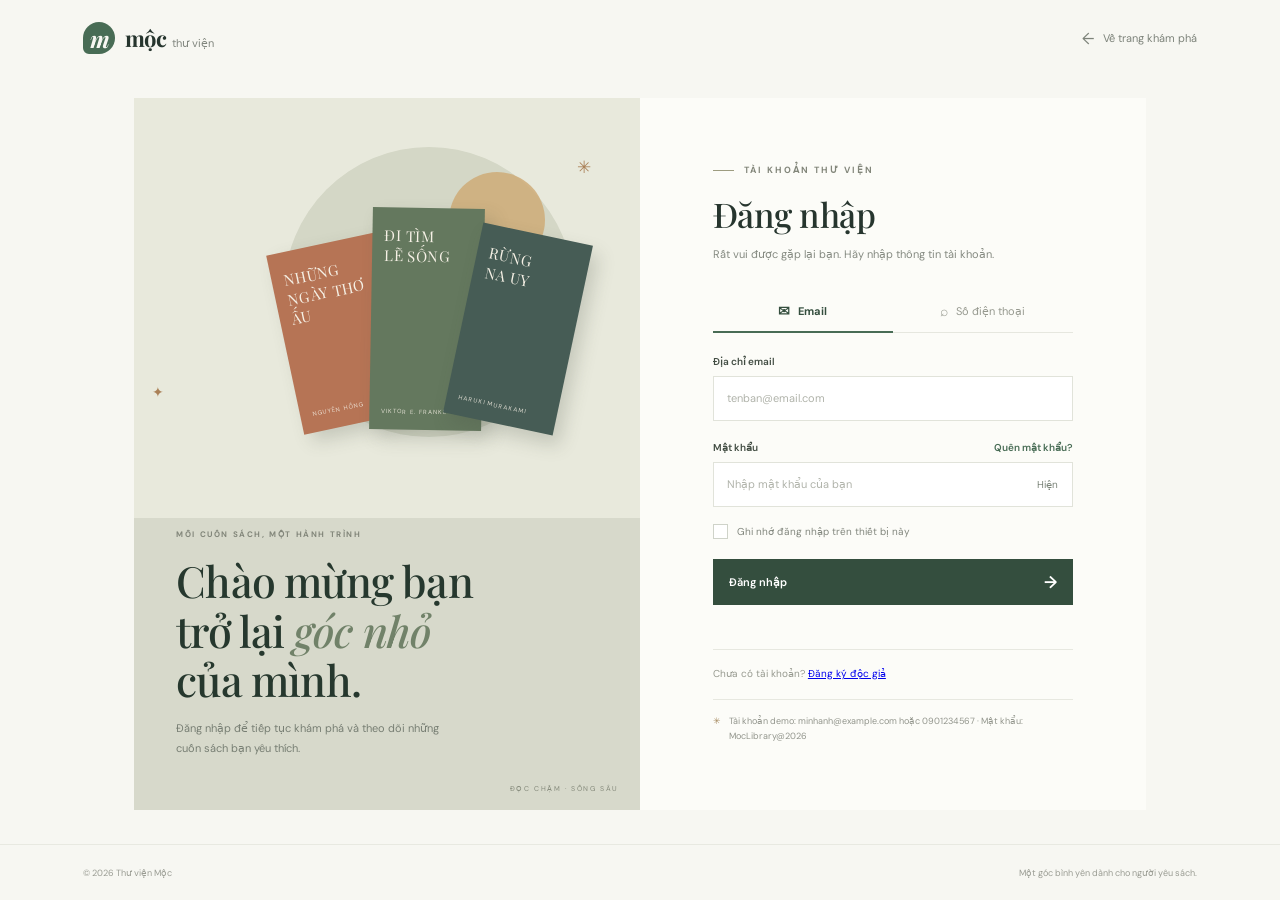
<file: PingApi/wwwroot/login.html>
<!doctype html>
<html lang="vi">
<head>
  <meta charset="utf-8">
  <meta name="viewport" content="width=device-width, initial-scale=1">
  <meta name="theme-color" content="#f7f7f2">
  <meta name="description" content="Đăng nhập hoặc khôi phục mật khẩu tài khoản Thư viện Mộc.">
  <title>Đăng nhập — Thư viện Mộc</title>
  <link rel="preconnect" href="https://fonts.googleapis.com">
  <link rel="preconnect" href="https://fonts.gstatic.com" crossorigin>
  <link href="https://fonts.googleapis.com/css2?family=DM+Sans:wght@400;500;600;700&family=Playfair+Display:wght@500;600;700&display=swap" rel="stylesheet">
  <link rel="stylesheet" href="styles.css?v=4">
  <link rel="stylesheet" href="auth.css?v=3">
</head>
<body class="auth-page">
  <header class="auth-header">
    <a class="brand" href="index.html" aria-label="Thư viện Mộc, về trang chủ"><span class="brand-mark">m</span><span>mộc<span class="brand-sub"> thư viện</span></span></a>
    <a class="back-link" href="index.html"><span aria-hidden="true">←</span> Về trang khám phá</a>
  </header>

  <main class="auth-layout">
    <aside class="auth-art" aria-label="Không gian đọc sách yên bình">
      <div class="auth-orb"></div><span class="auth-spark auth-spark-one">✳</span><span class="auth-spark auth-spark-two">✦</span>
      <div class="auth-books" aria-hidden="true"><div class="auth-book auth-book-one"><span>NHỮNG<br>NGÀY THƠ ẤU</span><small>NGUYÊN HỒNG</small></div><div class="auth-book auth-book-two"><span>ĐI TÌM<br>LẼ SỐNG</span><small>VIKTOR E. FRANKL</small></div><div class="auth-book auth-book-three"><span>RỪNG<br>NA UY</span><small>HARUKI MURAKAMI</small></div></div>
      <div class="auth-art-copy"><p class="eyebrow">MỖI CUỐN SÁCH, MỘT HÀNH TRÌNH</p><h1>Chào mừng bạn<br>trở lại <em>góc nhỏ</em><br>của mình.</h1><p>Đăng nhập để tiếp tục khám phá và theo dõi những cuốn sách bạn yêu thích.</p></div>
      <span class="auth-art-foot">ĐỌC CHẬM · SỐNG SÂU</span>
    </aside>

    <section class="auth-panel" aria-labelledby="auth-title">
      <div class="auth-card">
        <div id="sign-in-view">
          <p class="eyebrow"><span class="eyebrow-line"></span> TÀI KHOẢN THƯ VIỆN</p>
          <h2 id="auth-title">Đăng nhập</h2>
          <p class="auth-intro">Rất vui được gặp lại bạn. Hãy nhập thông tin tài khoản.</p>
          <div class="login-tabs" role="tablist" aria-label="Chọn phương thức đăng nhập">
            <button class="login-tab active" id="email-tab" type="button" role="tab" aria-selected="true" aria-controls="login-form" data-mode="email"><span aria-hidden="true">✉</span> Email</button>
            <button class="login-tab" id="phone-tab" type="button" role="tab" aria-selected="false" aria-controls="login-form" data-mode="phone"><span aria-hidden="true">⌕</span> Số điện thoại</button>
          </div>
          <form id="login-form">
            <label class="field-label" id="identifier-label" for="identifier">Địa chỉ email</label>
            <input class="auth-input" id="identifier" name="identifier" type="email" placeholder="tenban@email.com" autocomplete="username" required>
            <div class="password-label-row"><label class="field-label" for="password">Mật khẩu</label><button class="inline-link" id="forgot-link" type="button">Quên mật khẩu?</button></div>
            <div class="password-wrap"><input class="auth-input" id="password" name="password" type="password" placeholder="Nhập mật khẩu của bạn" autocomplete="current-password" required minlength="6"><button class="password-toggle" id="password-toggle" type="button" aria-label="Hiện mật khẩu">Hiện</button></div>
            <label class="remember-row"><input type="checkbox" id="remember"><span class="checkmark"></span><span>Ghi nhớ đăng nhập trên thiết bị này</span></label>
            <button class="submit-button" type="submit">Đăng nhập <span aria-hidden="true">→</span></button>
            <p class="form-feedback" id="login-feedback" role="status" aria-live="polite"></p>
          </form>
          <p class="auth-footnote">Chưa có tài khoản? <a href="register.html">Đăng ký độc giả</a></p>
        </div>

        <div id="reset-view" hidden>
          <button class="reset-back" id="back-to-login" type="button"><span aria-hidden="true">←</span> Quay lại đăng nhập</button>
          <p class="eyebrow"><span class="eyebrow-line"></span> KHÔI PHỤC TÀI KHOẢN</p>
          <h2>Đặt lại mật khẩu</h2>
          <p class="auth-intro">Nhập email đã đăng ký. Nếu tìm thấy tài khoản, thư viện sẽ gửi hướng dẫn đặt lại mật khẩu cho bạn.</p>
          <form id="reset-form">
            <label class="field-label" for="reset-email">Địa chỉ email</label>
            <input class="auth-input" id="reset-email" name="email" type="email" placeholder="tenban@email.com" autocomplete="email" required>
            <button class="submit-button reset-submit" type="submit">Gửi hướng dẫn đặt lại <span aria-hidden="true">→</span></button>
            <p class="form-feedback" id="reset-feedback" role="status" aria-live="polite"></p>
          </form>
          <form id="new-password-form" hidden>
            <label class="field-label" for="reset-account-email">Địa chỉ email</label>
            <input class="auth-input" id="reset-account-email" type="email" autocomplete="email" required placeholder="tenban@email.com">
            <label class="field-label" for="new-password" style="margin-top:20px">Mật khẩu mới</label>
            <input class="auth-input" id="new-password" type="password" autocomplete="new-password" minlength="8" required placeholder="Ít nhất 8 ký tự">
            <button class="submit-button reset-submit" type="submit">Lưu mật khẩu mới <span aria-hidden="true">→</span></button>
            <p class="form-feedback" id="new-password-feedback" role="status" aria-live="polite"></p>
          </form>
          <div class="reset-help"><span class="help-icon" aria-hidden="true">i</span><span>Hãy kiểm tra cả thư mục spam nếu bạn không thấy email trong hộp thư đến.</span></div>
        </div>
        <p class="demo-note"><span aria-hidden="true">✳</span> Tài khoản demo: minhanh@example.com hoặc 0901234567 · Mật khẩu: MocLibrary@2026</p>
      </div>
    </section>
  </main>
  <footer class="auth-footer"><span>© <span id="auth-year"></span> Thư viện Mộc</span><span>Một góc bình yên dành cho người yêu sách.</span></footer>
  <script src="auth.js?v=3" defer></script>
</body>
</html>
</file>
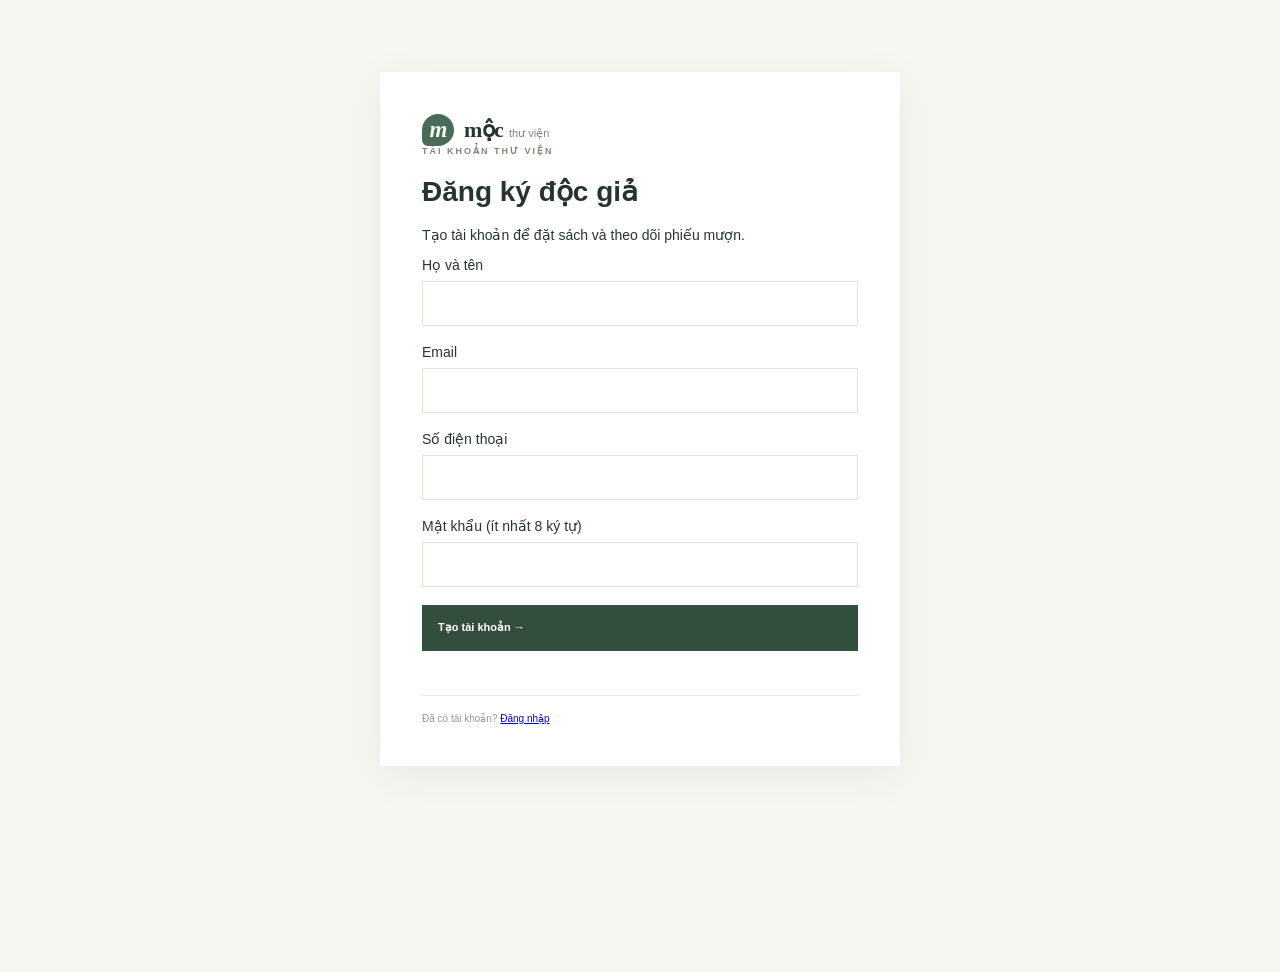
<file: PingApi/wwwroot/register.html>
<!doctype html><html lang="vi"><head><meta charset="utf-8"><meta name="viewport" content="width=device-width,initial-scale=1"><title>Đăng ký độc giả · Mộc</title><link rel="stylesheet" href="styles.css"><link rel="stylesheet" href="auth.css"><style>.register-card{max-width:520px;margin:8vh auto;background:#fff;padding:42px;box-shadow:0 10px 40px #203b3112}.register-card input{display:block;width:100%;margin:8px 0 18px;box-sizing:border-box}.register-card label{font-size:14px}.register-card .submit-button{width:100%}</style></head><body class="auth-page"><main class="register-card"><a class="brand" href="index.html"><span class="brand-mark">m</span><span>mộc<span class="brand-sub"> thư viện</span></span></a><p class="eyebrow">TÀI KHOẢN THƯ VIỆN</p><h1>Đăng ký độc giả</h1><p>Tạo tài khoản để đặt sách và theo dõi phiếu mượn.</p><form id="register-form"><label for="name">Họ và tên</label><input class="auth-input" id="name" name="name" required maxlength="160" autocomplete="name"><label for="email">Email</label><input class="auth-input" id="email" name="email" type="email" required autocomplete="email"><label for="phone">Số điện thoại</label><input class="auth-input" id="phone" name="phone" type="tel" required pattern="[0-9+()\\s.-]{9,20}" autocomplete="tel"><label for="password">Mật khẩu (ít nhất 8 ký tự)</label><input class="auth-input" id="password" name="password" type="password" required minlength="8" autocomplete="new-password"><button class="submit-button" type="submit">Tạo tài khoản →</button><p class="form-feedback" id="feedback" role="status"></p></form><p class="auth-footnote">Đã có tài khoản? <a href="login.html">Đăng nhập</a></p></main><script src="register.js" defer></script></body></html>
</file>
<file: PingApi/wwwroot/styles.css>
﻿:root{--paper:#f7f7f2;--ink:#26352e;--muted:#81867e;--green:#486c55;--green-dark:#344e3e;--line:#e7e8df;--serif:"Playfair Display",Georgia,serif;--sans:"DM Sans",Arial,sans-serif}*{box-sizing:border-box}html{scroll-behavior:smooth}body{margin:0;background:var(--paper);color:var(--ink);font-family:var(--sans);font-size:14px;-webkit-font-smoothing:antialiased}.topbar{height:82px;display:flex;align-items:center;justify-content:space-between;padding:0 max(6.6vw,32px);border-bottom:1px solid rgba(38,53,46,.07);background:rgba(247,247,242,.9)}.brand{display:flex;align-items:center;gap:10px;color:var(--ink);text-decoration:none;font-family:var(--serif);font-size:22px;font-weight:700;letter-spacing:-.7px}.brand-mark{width:32px;height:32px;display:grid;place-items:center;background:var(--green);color:#f7f7f2;border-radius:50% 50% 50% 6px;font-family:var(--serif);font-style:italic;font-size:23px}.brand-sub{font-family:var(--sans);font-size:11px;letter-spacing:0;font-weight:400;color:var(--muted);margin-left:3px}.main-nav{display:flex;align-items:center;gap:42px;height:100%}.nav-link{height:100%;display:flex;align-items:center;gap:7px;text-decoration:none;color:#777d75;font-size:13px;position:relative}.nav-link:hover,.nav-link.active{color:var(--ink)}.nav-link.active:after{content:"";position:absolute;bottom:0;left:0;right:0;height:2px;background:var(--green)}.nav-count{display:grid;place-items:center;width:18px;height:18px;border-radius:50%;background:#e8ebe2;font-size:10px;color:var(--green-dark)}.profile-button{border:0;background:none;text-decoration:none;cursor:pointer;display:flex;align-items:center;gap:10px;color:var(--ink);font:inherit;font-size:12px}.avatar{width:32px;height:32px;border-radius:50%;display:grid;place-items:center;background:#e8d9c6;color:#76644e;font-size:10px;font-weight:700}.chevron{color:#8d918a;font-size:16px}.hero{min-height:490px;max-width:1240px;margin:auto;padding:58px 6.5% 46px;display:grid;grid-template-columns:1fr 1fr;align-items:center;position:relative;overflow:hidden}.hero-copy{padding:0 0 20px 4px;z-index:2}.eyebrow{font-size:9px;letter-spacing:2px;font-weight:700;color:#82867a;margin:0 0 18px;display:flex;align-items:center;gap:10px}.eyebrow-line{display:inline-block;width:21px;height:1px;background:#9d9c80}.hero h1{font-family:var(--serif);font-size:clamp(44px,4vw,51px);line-height:1.11;letter-spacing:-1.8px;font-weight:500;margin:0;color:#24352c}.hero h1 em{color:#718269;font-weight:500}.hero-description{font-size:13px;line-height:1.8;color:#787d76;max-width:365px;margin:20px 0 24px}.hero-cta{display:inline-flex;align-items:center;gap:23px;background:var(--green-dark);color:#fff;text-decoration:none;padding:14px 19px;font-size:11px;letter-spacing:.1px;transition:background .2s}.hero-cta:hover{background:#263c2e}.hero-cta span{font-size:16px}.hero-note{margin-top:27px;display:flex;align-items:center;gap:10px;color:#8b8c82;font-size:10px}.note-dots{display:flex;padding-left:3px}.note-dots i{width:17px;height:17px;border:2px solid var(--paper);border-radius:50%;margin-left:-4px;background:#d6ae88}.note-dots i:nth-child(2){background:#8a9b7e}.note-dots i:nth-child(3){background:#ba8171}.hero-art{height:380px;position:relative;background:#e8e9dc;overflow:hidden;isolation:isolate}.hero-art:before{content:"";position:absolute;width:270px;height:270px;border-radius:50%;background:#d6d8c7;right:30px;top:50px}.hero-art:after{content:"";position:absolute;inset:auto 0 0;height:36%;background:#d7d9cb;z-index:-1}.sun{position:absolute;right:94px;top:51px;width:94px;height:94px;border-radius:50%;background:#cfac78;opacity:.8}.book-stack{position:absolute;bottom:56px;left:50%;transform:translateX(-44%);height:245px;width:306px}.hero-book{position:absolute;bottom:0;display:flex;flex-direction:column;justify-content:space-between;padding:22px 17px 17px;box-shadow:8px 9px 18px #49534338;color:#f5f0e5;font-family:var(--serif);font-size:18px;line-height:1.25;letter-spacing:1px}.hero-book small{font:7px var(--sans);letter-spacing:1.5px;opacity:.8}.book-back{height:220px;width:119px;left:13px;bottom:10px;transform:rotate(-11deg);background:#b67455}.book-mid{height:237px;width:128px;left:93px;bottom:0;transform:rotate(4deg);background:#64785e;z-index:1}.book-front{height:204px;width:119px;right:2px;bottom:8px;transform:rotate(12deg);background:#465c55;z-index:2}.art-leaf{position:absolute;z-index:1;width:115px;height:170px;border:1px solid #82907a;border-radius:100% 0 100% 0;transform:rotate(28deg);opacity:.6}.leaf-one{left:33px;top:34px}.leaf-two{right:22px;bottom:47px;transform:rotate(205deg);width:80px;height:130px}.art-caption{position:absolute;right:26px;bottom:21px;display:flex;gap:9px;align-items:center;color:#7b7f71;font-family:var(--serif);font-style:italic;font-size:12px}.caption-rule{height:1px;width:25px;background:#999b87}.art-spark{position:absolute;color:#b27f50}.spark-one{right:50px;top:35px;font-size:18px}.spark-two{left:38%;top:40%;font-size:11px}.hero-index{position:absolute;right:2.4%;bottom:55px;display:flex;align-items:center;gap:10px;color:#989a90;font:10px var(--sans)}.hero-index span:first-child{color:var(--green-dark)}.index-track{width:40px;height:1px;background:#c8c9bf}.section-wrap{max-width:1240px;margin:0 auto;padding-left:7%;padding-right:7%}.collection{padding-top:61px;padding-bottom:62px}.section-heading{display:flex;align-items:flex-end;justify-content:space-between}.section-heading .eyebrow{margin-bottom:13px}.section-heading h2,.requests-section h2{font-family:var(--serif);font-weight:500;letter-spacing:-.5px;font-size:32px;line-height:1.2;margin:0}.text-link{color:var(--green);font-size:11px;text-decoration:none;padding-bottom:6px}.text-link span{font-size:15px;margin-left:8px}.toolbar{margin-top:28px;margin-bottom:24px;display:flex;justify-content:space-between;align-items:center;border-bottom:1px solid var(--line)}.category-tabs{display:flex;gap:27px;align-items:center}.category{padding:0 0 13px;border:0;background:transparent;color:#91938b;font:11px var(--sans);cursor:pointer;white-space:nowrap;position:relative}.category.active{color:var(--green-dark);font-weight:700}.category.active:after{content:"";position:absolute;bottom:-1px;left:0;right:0;height:2px;background:var(--green)}.category span{margin-left:3px;color:#9ca095;font-size:9px}.search-box{height:34px;border:1px solid #e5e5dc;margin-bottom:8px;display:flex;align-items:center;gap:7px;padding:0 9px;color:#95988f;background:#fbfbf7}.search-icon{font-size:19px;line-height:1;transform:rotate(-20deg)}.search-box input{border:0;background:transparent;outline:0;width:164px;font:10px var(--sans);color:var(--ink)}.search-box kbd{color:#999b91;border:1px solid #e8e8df;font:9px var(--sans);padding:2px 4px}.book-grid{display:grid;grid-template-columns:repeat(4,minmax(0,1fr));gap:28px 20px}.book-card{min-width:0;cursor:pointer}.cover-wrap{height:234px;background:#e9e8df;position:relative;display:flex;justify-content:center;align-items:center;overflow:hidden}.cover{width:143px;height:197px;position:relative;padding:19px 15px 13px;display:flex;flex-direction:column;justify-content:space-between;box-shadow:8px 9px 16px #24352c2b;color:#fff8e9;transition:transform .3s}.book-card:hover .cover{transform:translateY(-5px) rotate(-1deg)}.cover:before{content:"";position:absolute;left:10px;top:0;bottom:0;width:1px;background:#ffffff40}.cover-title{font:600 19px/1.18 var(--serif);letter-spacing:.1px;z-index:1}.cover-author{font-size:7px;letter-spacing:1.2px;text-transform:uppercase;opacity:.84;z-index:1}.cover-art{position:absolute;right:-21px;bottom:29px;width:108px;height:108px;border-radius:50%;background:#f1cd83;opacity:.4}.cover-1{background:#657960}.cover-1 .cover-art{background:#dfbd88;width:93px;height:135px;border-radius:50% 50% 5% 5%;right:18px;bottom:10px}.cover-2{background:#b67458}.cover-2 .cover-art{background:#e8cf9b;width:111px;height:64px;border-radius:100% 100% 0 0;bottom:25px;right:0}.cover-3{background:#4f6766}.cover-3 .cover-art{background:#d8c99a;width:76px;height:76px;right:18px;bottom:26px;border-radius:50%;box-shadow:12px 8px 0 #7f9b8a}.cover-4{background:#c6a76f}.cover-4 .cover-art{background:#55685c;width:83px;height:141px;border-radius:50% 50% 0 0;right:9px;bottom:0}.cover-5{background:#6f625e}.cover-5 .cover-art{background:#c3a77a;width:120px;height:120px;right:9px;bottom:5px}.cover-6{background:#647986}.cover-6 .cover-art{background:#d6bc9a;width:75px;height:135px;border-radius:100% 0 100% 0;right:9px;bottom:7px}.cover-7{background:#a17d63}.cover-7 .cover-art{background:#e0c997;width:100px;height:90px;border-radius:50% 50% 0 0;right:20px;bottom:9px}.cover-8{background:#586b55}.cover-8 .cover-art{background:#d1b779;width:90px;height:120px;border-radius:0 0 50% 50%;right:14px;bottom:1px}.cover-label{position:absolute;left:12px;top:12px;z-index:2;padding:5px 7px;background:#f8f7ee;color:#555f51;font-size:8px;letter-spacing:.5px}.favorite{position:absolute;right:12px;top:12px;width:27px;height:27px;border:0;border-radius:50%;background:#f8f7eece;color:#686e63;display:grid;place-items:center;font-size:16px;z-index:3;cursor:pointer}.favorite.liked{color:#ad6256}.book-meta{padding-top:12px;display:flex;justify-content:space-between;align-items:center;color:#96988e;font-size:9px}.book-category{color:#82877a}.book-title{font:600 16px var(--serif);letter-spacing:-.15px;margin:7px 0 4px;white-space:nowrap;overflow:hidden;text-overflow:ellipsis}.book-author{margin:0;color:#8b8d84;font-size:10px}.availability{margin-top:12px;display:flex;align-items:center;justify-content:space-between;font-size:9px}.stock{display:flex;align-items:center;gap:6px;color:#69796a}.stock-dot{width:6px;height:6px;border-radius:50%;background:#7e9b73}.stock.low{color:#a17a4b}.stock.low .stock-dot{background:#c79b5d}.stock.none{color:#a36f65}.stock.none .stock-dot{background:#bc786a}.borrow-button{border:0;background:none;padding:5px 0;color:var(--green-dark);font:600 10px var(--sans);cursor:pointer}.borrow-button:disabled{color:#a9aaa2;cursor:not-allowed}.borrow-button span{font-size:14px;margin-left:3px}.load-more-wrap{text-align:center;margin-top:35px}.load-more{background:transparent;border:1px solid #dfe1d7;color:#687567;padding:12px 20px;font:10px var(--sans);cursor:pointer}.load-more span{margin-left:15px;font-size:14px}.load-more:hover{border-color:var(--green);color:var(--green)}.empty-state{padding:46px 0;text-align:center;color:#858a81;font-size:12px}.reading-banner{margin-top:16px;margin-bottom:66px;min-height:190px;background:#e9ebdf;display:flex;align-items:center;gap:27px;position:relative;overflow:hidden;padding-top:35px;padding-bottom:35px}.banner-mark{font:100px/.7 var(--serif);color:#8c9a7f;opacity:.65;align-self:flex-start}.reading-banner .eyebrow{margin-bottom:12px}.reading-banner h2{font:500 21px/1.55 var(--serif);max-width:640px;margin:0;color:#465747}.quote-author{font:italic 11px var(--serif);color:#868b7d;margin:12px 0 0}.banner-decoration{position:absolute;right:8%;font-size:105px;color:#b2b89c;opacity:.35}.requests-section{padding-top:0;padding-bottom:74px}.request-heading{margin-bottom:22px}.request-hint{font-size:10px;color:#97998f;padding-bottom:5px}.request-list{border-top:1px solid var(--line)}.request-row{display:grid;grid-template-columns:1.7fr .8fr .8fr .9fr;gap:20px;padding:17px 12px;border-bottom:1px solid var(--line);align-items:center;font-size:11px}.request-book{font:600 14px var(--serif)}.request-sub{display:block;font:10px var(--sans);color:#92948b;margin-top:5px}.request-date{color:#83867d;font-size:10px}.status{display:inline-flex;align-items:center;gap:6px;font-size:9px;padding:6px 9px;border-radius:20px;background:#efeadc;color:#987945;width:max-content}.status:before{content:"";width:5px;height:5px;background:currentColor;border-radius:50%}.status.reserved,.status.borrowed{background:#e5ebdf;color:#607956}.status.rejected{background:#f2e4df;color:#a2675c}.status.returned{background:#e7e9e7;color:#6e7a70}.request-empty{padding:23px 12px;color:#92948b;font-size:11px}.footer{border-top:1px solid var(--line);padding:23px 6.6%;display:flex;align-items:center;justify-content:space-between;color:#92948b;font-size:10px}.footer-brand{font-size:17px}.footer-brand .brand-mark{width:26px;height:26px;font-size:19px}.footer-copy{font-size:9px}.book-dialog{border:0;padding:0;width:min(620px,calc(100% - 32px));max-height:calc(100% - 40px);background:var(--paper);color:var(--ink);box-shadow:0 24px 80px #1d2b2440}.book-dialog::backdrop{background:#1d2b2470;backdrop-filter:blur(3px)}.dialog-close{position:absolute;top:12px;right:12px;border:0;background:#fff9;width:32px;height:32px;border-radius:50%;font-size:22px;color:#687268;cursor:pointer;z-index:2}.dialog-layout{display:grid;grid-template-columns:230px 1fr;min-height:350px}.dialog-cover{display:grid;place-items:center;background:#e8e9dc}.dialog-cover .cover{width:153px;height:225px}.dialog-info{padding:46px 35px 32px}.dialog-info .eyebrow{margin-bottom:12px}.dialog-info h2{font:600 26px var(--serif);margin:0 0 7px}.dialog-author{font-size:11px;color:#8d9087;margin:0 0 18px}.dialog-description{font-size:11px;line-height:1.8;color:#71776e}.dialog-facts{display:flex;gap:22px;border-top:1px solid var(--line);border-bottom:1px solid var(--line);padding:13px 0;margin:20px 0}.dialog-facts span{display:flex;flex-direction:column;gap:4px;font-size:9px;color:#8a8d83}.dialog-facts strong{font-size:12px;color:var(--ink);font-weight:600}.dialog-reserve{width:100%;border:0;background:var(--green-dark);color:white;padding:13px;font:11px var(--sans);cursor:pointer}.toast{position:fixed;bottom:25px;left:50%;transform:translate(-50%,15px);padding:12px 18px;background:#263b2e;color:white;font-size:11px;opacity:0;pointer-events:none;transition:.25s;z-index:5}.toast.show{opacity:1;transform:translate(-50%,0)}
@media(min-width:1300px){.hero{padding-left:70px;padding-right:70px}.section-wrap{padding-left:83px;padding-right:83px}}
@media(max-width:900px){.topbar{padding:0 4%;height:72px}.main-nav{gap:20px}.hero{padding-left:5%;padding-right:5%;min-height:440px}.hero h1{font-size:46px}.hero-art{height:335px}.section-wrap{padding-left:5%;padding-right:5%}.cover-wrap{height:205px}.cover{width:125px;height:177px}.book-grid{gap:26px 16px}.category-tabs{gap:17px}}
@media(max-width:680px){.topbar{height:64px;padding:0 18px}.brand{font-size:19px}.brand-mark{width:29px;height:29px}.main-nav{position:fixed;z-index:4;bottom:0;left:0;right:0;height:57px;background:#fbfbf7;border-top:1px solid var(--line);justify-content:space-around;gap:0;padding:0 7px}.nav-link{font-size:10px;height:100%}.nav-link.active:after{top:0;bottom:auto}.profile-name,.chevron{display:none}.hero{display:flex;flex-direction:column;align-items:stretch;padding:44px 22px 38px;gap:30px}.hero-copy{padding:0}.hero h1{font-size:43px}.hero-description{font-size:12px;max-width:320px}.hero-art{height:285px}.hero-index{display:none}.collection{padding-top:40px;padding-bottom:42px}.section-wrap{padding-left:22px;padding-right:22px}.section-heading h2,.requests-section h2{font-size:26px}.text-link{font-size:10px}.toolbar{margin-top:22px;align-items:flex-start;flex-direction:column-reverse;gap:14px;border:0}.search-box{width:100%;margin:0;height:38px}.search-box input{flex:1}.category-tabs{width:calc(100vw - 22px);overflow:auto;gap:22px;padding-right:22px;scrollbar-width:none;border-bottom:1px solid var(--line)}.category-tabs::-webkit-scrollbar{display:none}.category{padding-bottom:11px}.book-grid{grid-template-columns:repeat(2,minmax(0,1fr));gap:24px 13px}.cover-wrap{height:205px}.cover{width:126px;height:177px}.book-title{font-size:14px}.book-meta{font-size:8px}.reading-banner{margin:12px 12px 48px;padding:26px 20px;gap:12px;min-height:155px}.banner-mark{font-size:65px}.reading-banner h2{font-size:16px;max-width:80%}.banner-decoration{font-size:72px;right:-7px}.requests-section{padding-bottom:91px}.request-heading{align-items:flex-start;gap:8px;flex-direction:column}.request-row{grid-template-columns:1fr auto;gap:10px;padding:15px 5px}.request-row>:nth-child(2){grid-column:1}.request-row>:nth-child(3){grid-column:2;grid-row:1}.request-row>:nth-child(4){grid-column:2;grid-row:2}.footer{padding:19px 22px 75px;display:grid;grid-template-columns:1fr auto;gap:14px}.footer>span:nth-child(2){grid-column:1/-1;grid-row:2}.dialog-layout{grid-template-columns:1fr}.dialog-cover{padding:22px}.dialog-cover .cover{height:170px;width:118px}.dialog-info{padding:24px}.dialog-info h2{font-size:23px}}
.request-action{border:1px solid var(--green-dark);background:var(--green-dark);color:#fff;padding:9px 11px;font:600 10px var(--sans);cursor:pointer;white-space:nowrap;transition:background .2s,border-color .2s}.request-action:hover{background:#263c2e;border-color:#263c2e}.request-action.secondary{background:transparent;color:var(--green-dark)}.request-action.secondary:hover{background:#e8ebe2}.request-action:disabled{opacity:.55;cursor:wait}
@media(max-width:680px){.request-row>:nth-child(5){grid-column:2;grid-row:3}.request-action{white-space:normal;max-width:150px}}
.topbar{position:sticky;top:0;z-index:7;background:rgba(247,247,242,.96);backdrop-filter:blur(12px)}.topbar-actions{display:flex;align-items:center;gap:18px}.sidebar-toggle{width:38px;height:38px;border:1px solid var(--line);background:#fbfbf7;display:grid;align-content:center;justify-items:center;gap:5px;cursor:pointer}.sidebar-toggle span{width:16px;height:1.5px;background:var(--green-dark);transition:transform .2s,opacity .2s}.sidebar-open .sidebar-toggle span:first-child{transform:translateY(6.5px) rotate(45deg)}.sidebar-open .sidebar-toggle span:nth-child(2){opacity:0}.sidebar-open .sidebar-toggle span:last-child{transform:translateY(-6.5px) rotate(-45deg)}.library-sidebar{position:fixed;z-index:6;top:82px;bottom:0;left:0;width:252px;padding:28px 17px 17px;background:#fbfbf7;border-right:1px solid var(--line);display:flex;flex-direction:column;overflow-y:auto}.sidebar-caption{margin:0 0 10px 12px;color:#9a9c91;font-size:8px;font-weight:700;letter-spacing:1.6px}.sidebar-nav{display:flex;flex-direction:column;gap:3px}.sidebar-link{min-height:42px;display:flex;align-items:center;gap:12px;padding:0 11px;color:#767d72;text-decoration:none;font-size:11px;transition:background .18s,color .18s}.sidebar-link:hover{background:#f1f2eb;color:var(--green-dark)}.sidebar-link.active{background:#e9ede4;color:var(--green-dark);font-weight:700}.sidebar-icon{width:20px;flex:none;text-align:center;font-size:17px;line-height:1;color:#87907f}.sidebar-link.active .sidebar-icon{color:var(--green)}.sidebar-label{min-width:0;flex:1}.sidebar-badge{min-width:21px;height:21px;padding:0 5px;display:grid;place-items:center;border-radius:12px;background:#f0f1ea;color:#798173;font-size:9px}.sidebar-divider{height:1px;background:var(--line);margin:13px 5px}.sidebar-bottom{margin-top:auto;padding-top:20px}.sidebar-help{display:flex;align-items:center;gap:10px;padding:12px 10px;background:#f1f2eb;color:#768071}.sidebar-help .help-icon{border-color:#a6ad9e;font-size:9px}.sidebar-help strong,.sidebar-account strong{display:block;color:#52604f;font-size:10px;font-weight:600}.sidebar-help small,.sidebar-account small{display:block;margin-top:4px;color:#92968c;font-size:9px;white-space:nowrap;overflow:hidden;text-overflow:ellipsis}.sidebar-account{display:flex;align-items:center;gap:10px;margin-top:10px;padding:10px;color:#6f776d;text-decoration:none}.sidebar-account .avatar{width:29px;height:29px;flex:none}.sidebar-account-arrow{color:#a3a69b;font-size:13px}.library-main,.library-footer{margin-left:252px}.sidebar-scrim{display:none}
body.sidebar-collapsed .library-sidebar{width:72px;padding:23px 8px 13px}body.sidebar-collapsed .sidebar-caption,body.sidebar-collapsed .sidebar-label,body.sidebar-collapsed .sidebar-badge,body.sidebar-collapsed .sidebar-divider,body.sidebar-collapsed .sidebar-bottom{display:none}body.sidebar-collapsed .sidebar-link{justify-content:center;padding:0;min-height:46px}body.sidebar-collapsed .sidebar-icon{font-size:19px}body.sidebar-collapsed .library-main,body.sidebar-collapsed .library-footer{margin-left:72px}
@media(max-width:1000px) and (min-width:681px){.library-sidebar{width:72px;padding:23px 8px 13px}.sidebar-caption,.sidebar-label,.sidebar-badge,.sidebar-divider,.sidebar-bottom{display:none}.sidebar-link{justify-content:center;padding:0;min-height:46px}.sidebar-icon{font-size:19px}.library-main,.library-footer{margin-left:72px}.sidebar-expanded .library-sidebar{width:252px;padding:28px 17px 17px}.sidebar-expanded .sidebar-caption,.sidebar-expanded .sidebar-label,.sidebar-expanded .sidebar-badge,.sidebar-expanded .sidebar-divider,.sidebar-expanded .sidebar-bottom{display:block}.sidebar-expanded .sidebar-link{justify-content:flex-start;padding:0 11px;min-height:42px}.sidebar-expanded .sidebar-icon{font-size:17px}.sidebar-expanded .library-main,.sidebar-expanded .library-footer{margin-left:252px}.topbar{padding-left:27px;padding-right:27px}}
@media(max-width:680px){.library-sidebar{top:64px;width:min(292px,86vw);transform:translateX(-102%);transition:transform .24s ease;box-shadow:12px 0 28px #26352e12}.sidebar-open .library-sidebar{transform:translateX(0)}.sidebar-scrim:not([hidden]){display:block;position:fixed;z-index:5;inset:64px 0 0;background:#1e2c2480;border:0}.library-main,.library-footer{margin-left:0}.sidebar-caption,.sidebar-label,.sidebar-badge,.sidebar-divider,.sidebar-bottom{display:initial}.sidebar-nav{display:flex}.sidebar-divider{display:block}.sidebar-bottom{display:block}.sidebar-link{justify-content:flex-start;padding:0 11px;min-height:44px}.sidebar-icon{font-size:17px}.sidebar-badge{display:grid}.sidebar-caption{display:block}.sidebar-toggle{width:36px;height:36px}.topbar-actions{gap:10px}.profile-button{gap:7px}.topbar{position:sticky}}
.account-section{padding-top:45px;padding-bottom:65px}.account-card{display:grid;grid-template-columns:72px minmax(0,1fr) auto;align-items:center;gap:22px;margin-top:28px;padding:28px;background:#fbfbf7;border:1px solid var(--line)}.account-card-avatar{width:66px;height:66px;display:grid;place-items:center;border-radius:50%;background:#e9ede4;color:var(--green-dark);font:500 27px var(--serif)}.account-details .eyebrow{margin-bottom:8px}.account-details h3{margin:0 0 16px;color:var(--ink);font:500 23px var(--serif)}.account-details dl{display:flex;gap:48px;margin:0}.account-details dl div{min-width:140px}.account-details dt{margin-bottom:6px;color:#92968c;font-size:9px}.account-details dd{margin:0;color:#465246;font-size:11px}.account-logout{display:flex;align-items:center;gap:16px;padding:11px 14px;border:1px solid #dfe2d8;background:transparent;color:#677365;font:600 10px var(--sans);cursor:pointer}.account-logout:hover{background:#f0f1ea}.account-logout span{font-size:14px}
@media(max-width:680px){.account-section{padding-top:37px;padding-bottom:50px}.account-card{grid-template-columns:52px minmax(0,1fr);gap:15px;margin-top:20px;padding:19px}.account-card-avatar{width:48px;height:48px;font-size:21px}.account-details h3{font-size:20px}.account-details dl{display:grid;gap:13px}.account-details dl div{min-width:0}.account-logout{grid-column:1/-1;justify-content:center}}
</file>
<file: PingApi/wwwroot/auth.css>
.auth-page{min-height:100vh;background:#f7f7f2}.auth-header{height:76px;padding:0 max(6.5vw,28px);display:flex;align-items:center;justify-content:space-between}.back-link{color:#7d837a;text-decoration:none;font-size:11px;display:flex;align-items:center;gap:9px}.back-link:hover,.reset-back:hover{color:var(--green-dark)}.back-link span{font-size:16px}.auth-layout{max-width:1160px;min-height:calc(100vh - 132px);margin:0 auto;padding:22px 5.8vw 34px;display:grid;grid-template-columns:1fr 1fr;align-items:stretch}.auth-art{min-height:600px;position:relative;overflow:hidden;background:#e8e9dc;padding:48px 42px;isolation:isolate}.auth-art:before{content:"";position:absolute;z-index:-1;inset:auto 0 0;height:41%;background:#d7d9cb}.auth-orb{position:absolute;z-index:-1;width:290px;height:290px;border-radius:50%;right:13%;top:49px;background:#d4d7c6}.auth-orb:after{content:"";position:absolute;width:96px;height:96px;border-radius:50%;background:#cfac78;right:29px;top:25px;opacity:.85}.auth-spark{position:absolute;color:#aa8057}.auth-spark-one{top:58px;right:49px;font-size:17px}.auth-spark-two{top:40%;left:18px;font-size:14px}.auth-books{position:absolute;right:13%;top:94px;width:290px;height:238px}.auth-book{position:absolute;bottom:0;width:112px;height:205px;padding:19px 12px 14px;display:flex;flex-direction:column;justify-content:space-between;box-shadow:8px 9px 18px #49534338;color:#f5f0e5;font-family:var(--serif);font-size:15px;line-height:1.3;letter-spacing:.5px}.auth-book small{font:6px var(--sans);letter-spacing:1px;opacity:.85}.auth-book-one{left:0;bottom:5px;height:183px;transform:rotate(-12deg);background:#b67455}.auth-book-two{left:87px;height:222px;transform:rotate(1deg);background:#64785e;z-index:1}.auth-book-three{right:0;bottom:4px;height:194px;transform:rotate(12deg);background:#465c55;z-index:2}.auth-art-copy{position:absolute;left:42px;right:32px;bottom:51px}.auth-art-copy .eyebrow{font-size:8px;letter-spacing:1.6px;margin-bottom:17px}.auth-art-copy h1{font:500 clamp(31px,3.6vw,43px)/1.15 var(--serif);letter-spacing:-.8px;margin:0;color:#26382e}.auth-art-copy h1 em{color:#718269;font-weight:500}.auth-art-copy>p:last-child{max-width:290px;font-size:11px;line-height:1.8;color:#777e73;margin:15px 0 0}.auth-art-foot{position:absolute;bottom:17px;right:21px;font-size:7px;letter-spacing:1.6px;color:#858a7b}.auth-panel{min-height:600px;display:flex;align-items:center;justify-content:center;padding:36px 56px;background:#fcfcf8}.auth-card{width:100%;max-width:360px}.auth-card>.eyebrow,.auth-card #reset-view>.eyebrow{margin-bottom:13px}.auth-card h2{font:500 34px/1.2 var(--serif);letter-spacing:-.5px;margin:0;color:#26352e}.auth-intro{color:#858a81;font-size:11px;line-height:1.8;margin:10px 0 25px}.login-tabs{display:grid;grid-template-columns:1fr 1fr;border-bottom:1px solid #e6e7df;margin-bottom:22px}.login-tab{position:relative;display:flex;justify-content:center;align-items:center;gap:8px;background:none;border:0;padding:12px 7px;color:#96998f;font:11px var(--sans);cursor:pointer}.login-tab span{font-size:14px}.login-tab.active{color:var(--green-dark);font-weight:700}.login-tab.active:after{position:absolute;content:"";height:2px;background:var(--green);left:0;right:0;bottom:-1px}.field-label{display:block;color:#424d43;font-weight:600;font-size:10px;margin:0 0 8px}.auth-input{display:block;width:100%;height:45px;border:1px solid #e1e3da;background:#fff;padding:0 13px;color:var(--ink);font:11px var(--sans);outline:none;transition:border-color .2s,box-shadow .2s}.auth-input::placeholder{color:#b0b3aa}.auth-input:focus{border-color:#81947c;box-shadow:0 0 0 3px #486c5513}.password-label-row{display:flex;align-items:center;justify-content:space-between;margin:20px 0 8px}.password-label-row .field-label{margin:0}.inline-link,.reset-back{padding:0;border:0;background:none;color:var(--green);font:600 10px var(--sans);cursor:pointer}.password-wrap{position:relative}.password-wrap .auth-input{padding-right:58px}.password-toggle{position:absolute;right:10px;top:50%;transform:translateY(-50%);padding:5px;border:0;background:none;color:#7a8378;font:10px var(--sans);cursor:pointer}.remember-row{display:flex;align-items:center;gap:9px;margin:17px 0 20px;color:#81867d;font-size:10px;cursor:pointer}.remember-row input{position:absolute;opacity:0;width:1px;height:1px}.checkmark{width:15px;height:15px;border:1px solid #cfd3c9;background:#fff;display:grid;place-items:center}.remember-row input:checked+.checkmark{background:var(--green);border-color:var(--green)}.remember-row input:checked+.checkmark:after{content:"✓";color:#fff;font-size:10px}.remember-row input:focus-visible+.checkmark{outline:2px solid #8aa085;outline-offset:2px}.submit-button{width:100%;height:46px;display:flex;align-items:center;justify-content:space-between;padding:0 16px;border:0;background:var(--green-dark);color:#fff;font:600 11px var(--sans);cursor:pointer;transition:background .2s}.submit-button:hover{background:#263c2e}.submit-button:disabled{opacity:.6;cursor:wait}.submit-button span{font-size:17px}.form-feedback{min-height:17px;color:#a16658;font-size:10px;line-height:1.6;margin:9px 0 0}.form-feedback.success{color:#557553}.auth-footnote{border-top:1px solid #e7e8e0;padding-top:17px;margin:18px 0 0;color:#96998f;font-size:10px}.auth-footnote span{color:#596b59}.demo-note{display:flex;align-items:flex-start;gap:8px;border-top:1px solid #e7e8e0;padding-top:14px;margin:19px 0 0;color:#92958c;font-size:9px;line-height:1.65}.demo-note span{color:#a78c63}.reset-back{margin:0 0 26px;color:#7f887d;font-weight:500}.reset-back span{font-size:14px;margin-right:5px}.reset-submit{margin-top:22px}.reset-help{display:flex;align-items:flex-start;gap:9px;background:#f0f1e9;color:#81877b;padding:12px;margin-top:14px;font-size:9px;line-height:1.65}.help-icon{width:14px;height:14px;border:1px solid #9ea592;border-radius:50%;display:grid;place-items:center;font:9px var(--serif);flex:none}.auth-footer{min-height:56px;border-top:1px solid #e8e9e1;padding:0 max(6.5vw,28px);display:flex;align-items:center;justify-content:space-between;color:#9a9c93;font-size:9px}
@media(max-width:760px){.auth-header{height:66px;padding:0 22px}.auth-layout{min-height:calc(100vh - 122px);padding:12px 18px 24px;grid-template-columns:1fr}.auth-art{display:none}.auth-panel{min-height:620px;padding:36px 24px}.auth-card{max-width:400px}.auth-footer{padding:14px 22px;gap:10px;flex-wrap:wrap}.auth-card h2{font-size:31px}}
@media(max-width:380px){.auth-header{padding:0 16px}.back-link{font-size:10px}.auth-panel{padding:28px 17px}.login-tab{font-size:10px}.auth-footer{padding-left:16px;padding-right:16px}}
</file>
